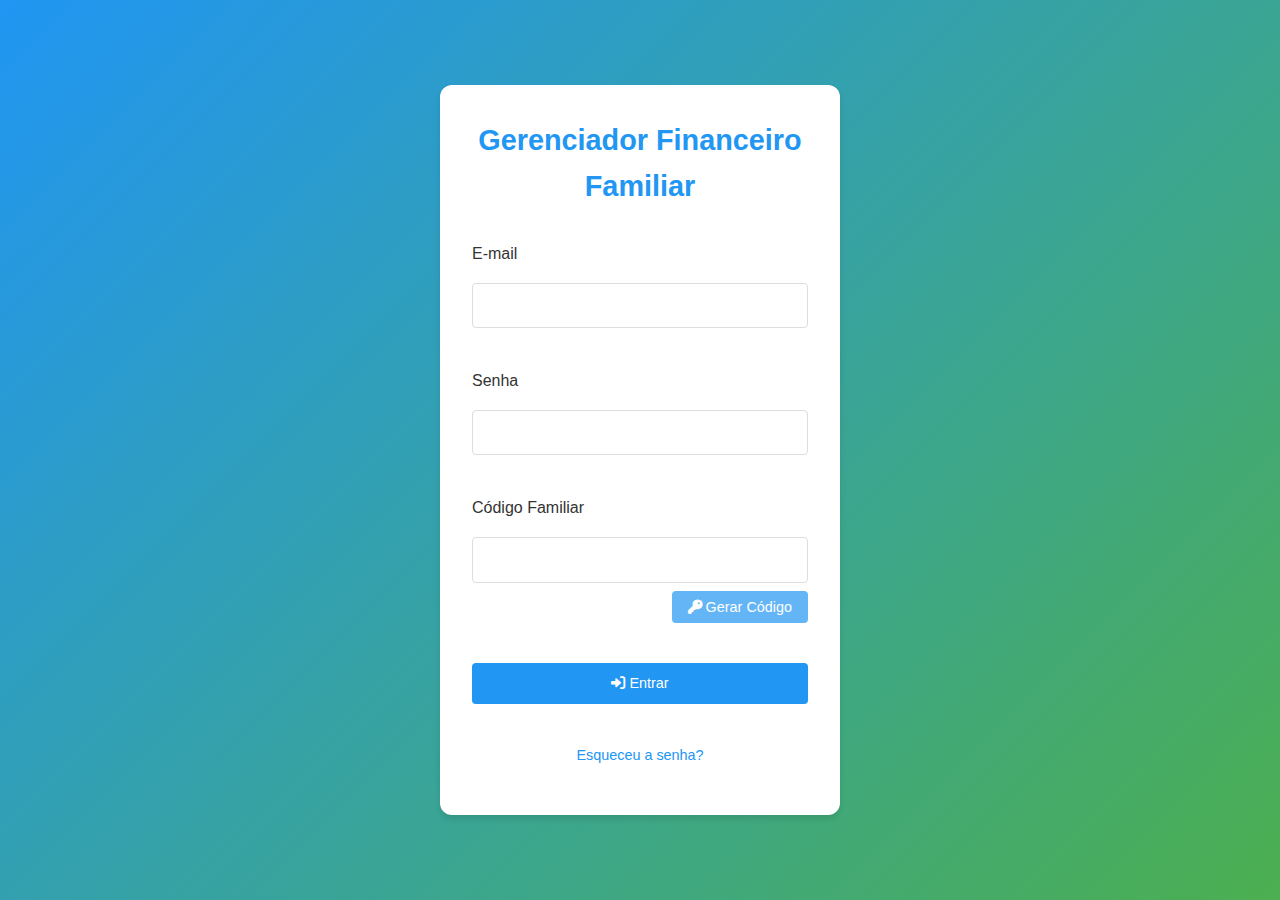
<file: index.html>
<!DOCTYPE html>
<html lang="pt-BR">
<head>
    <meta charset="UTF-8">
    <meta name="viewport" content="width=device-width, initial-scale=1.0">
    <title>Gerenciador Financeiro Familiar</title>
    <link rel="stylesheet" href="styles/main.css">
    <link rel="stylesheet" href="styles/dashboard.css">
    <link rel="stylesheet" href="https://cdnjs.cloudflare.com/ajax/libs/font-awesome/6.0.0/css/all.min.css">
</head>
<body>
    <nav class="main-nav">
        <div class="logo">Financeiro Familiar</div>
        <ul class="nav-links">
            <li><a href="index.html" class="active">Dashboard</a></li>
            <li><a href="expenses.html">Despesas</a></li>
            <li><a href="allowances.html">Mesadas</a></li>
            <li><a href="settings.html">Configurações</a></li>
        </ul>
        <div class="user-info">
            <span id="user-name">Usuário</span>
            <button id="logout-btn" class="btn-secondary">
                <i class="fas fa-sign-out-alt"></i> Sair
            </button>
        </div>
    </nav>

    <main class="dashboard">
        <div class="balance-summary">
            <h2>Resumo Financeiro</h2>
            <div class="balance-card">
                <div class="balance-amount">
                    <span class="currency">R$</span>
                    <span id="total-balance">0,00</span>
                </div>
                <div class="balance-details">
                    <div class="balance-item">
                        <span class="label">Receitas</span>
                        <span id="total-income">R$0,00</span>
                    </div>
                    <div class="balance-item">
                        <span class="label">Despesas</span>
                        <span id="total-expenses">R$0,00</span>
                    </div>
                </div>
            </div>
        </div>

        <div class="spending-chart">
            <h2>Gastos por Categoria</h2>
            <canvas id="spendingChart"></canvas>
        </div>

        <div class="recent-transactions">
            <h2>Transações Recentes</h2>
            <div class="transaction-list" id="recent-transactions">
                <!-- Transações serão preenchidas pelo JavaScript -->
            </div>
        </div>
    </main>

    <script src="scripts/auth.js"></script>
    <script src="scripts/dashboard.js"></script>
</body>
</html>
</file>
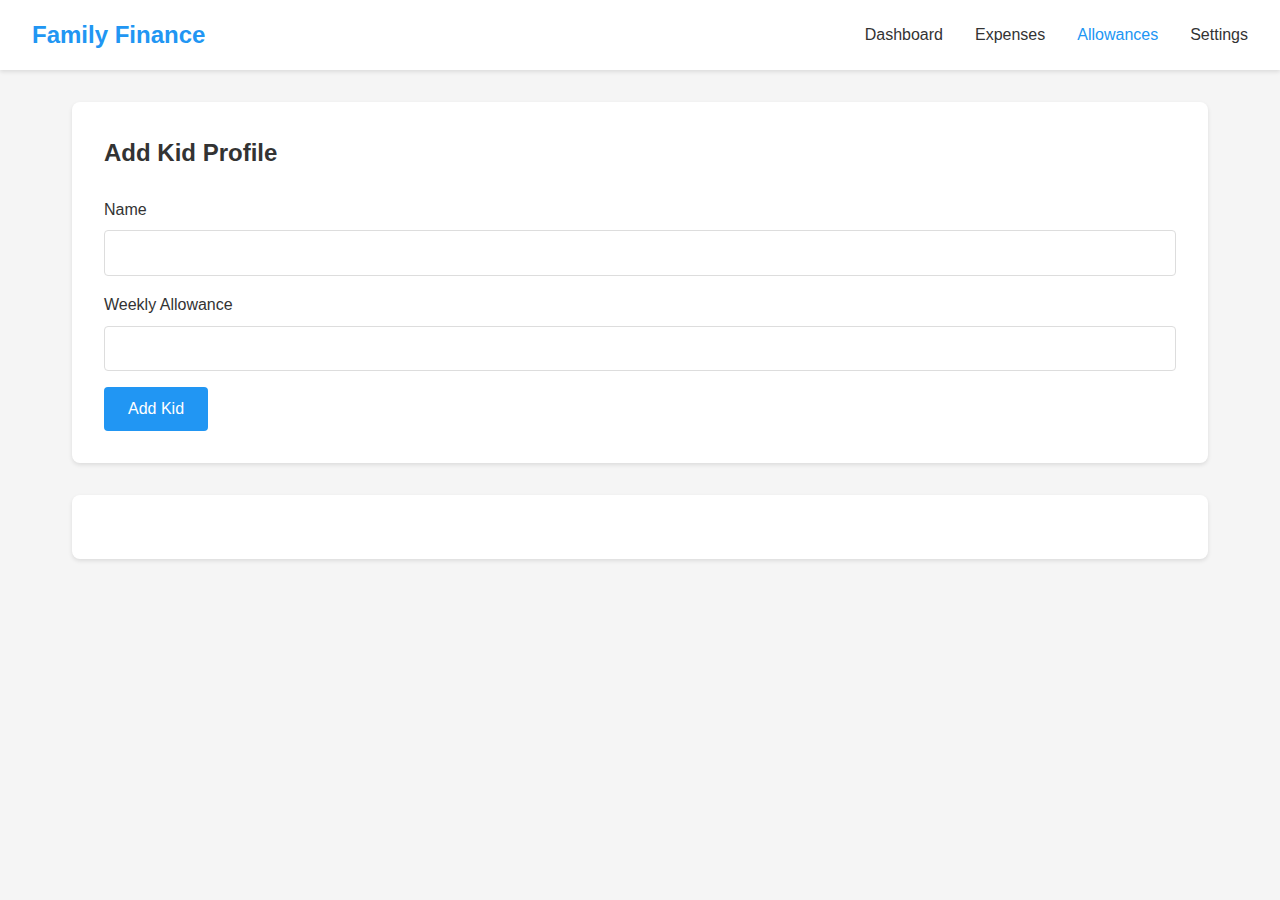
<file: allowances.html>
<!DOCTYPE html>
<html lang="en">
<head>
    <meta charset="UTF-8">
    <meta name="viewport" content="width=device-width, initial-scale=1.0">
    <title>Allowances - Family Finance Manager</title>
    <link rel="stylesheet" href="styles/main.css">
    <link rel="stylesheet" href="styles/allowances.css">
    <link rel="stylesheet" href="https://cdnjs.cloudflare.com/ajax/libs/font-awesome/6.0.0/css/all.min.css">
</head>
<body>
    <nav class="main-nav">
        <div class="logo">Family Finance</div>
        <ul class="nav-links">
            <li><a href="index.html">Dashboard</a></li>
            <li><a href="expenses.html">Expenses</a></li>
            <li><a href="allowances.html" class="active">Allowances</a></li>
            <li><a href="settings.html">Settings</a></li>
        </ul>
    </nav>

    <main class="allowances">
        <div class="add-kid-form">
            <h2>Add Kid Profile</h2>
            <form id="kid-form">
                <div class="form-group">
                    <label for="name">Name</label>
                    <input type="text" id="name" name="name" required>
                </div>
                <div class="form-group">
                    <label for="allowance">Weekly Allowance</label>
                    <input type="number" id="allowance" name="allowance" required>
                </div>
                <button type="submit" class="btn-primary">Add Kid</button>
            </form>
        </div>

        <div class="kid-profiles" id="kid-profiles">
            <!-- Kid profiles will be populated by JavaScript -->
        </div>
    </main>

    <script src="scripts/allowances.js"></script>
</body>
</html>
</file>
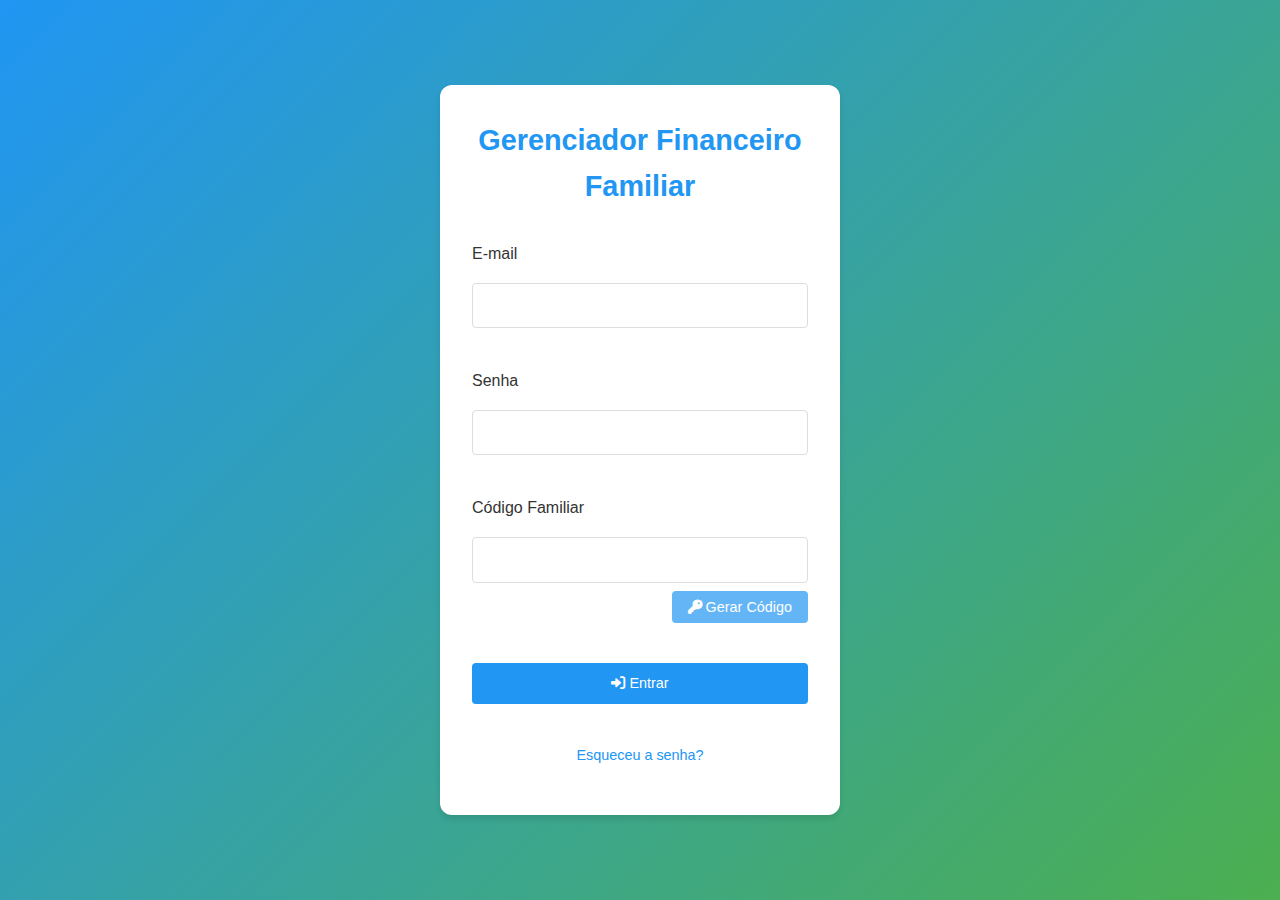
<file: expenses.html>
<!DOCTYPE html>
<html lang="pt-BR">
<head>
    <meta charset="UTF-8">
    <meta name="viewport" content="width=device-width, initial-scale=1.0">
    <title>Despesas - Gerenciador Financeiro Familiar</title>
    <link rel="stylesheet" href="styles/main.css">
    <link rel="stylesheet" href="styles/expenses.css">
    <link rel="stylesheet" href="https://cdnjs.cloudflare.com/ajax/libs/font-awesome/6.0.0/css/all.min.css">
</head>
<body>
    <nav class="main-nav">
        <div class="logo">Financeiro Familiar</div>
        <ul class="nav-links">
            <li><a href="index.html">Dashboard</a></li>
            <li><a href="expenses.html" class="active">Despesas</a></li>
            <li><a href="allowances.html">Mesadas</a></li>
            <li><a href="settings.html">Configurações</a></li>
        </ul>
        <div class="user-info">
            <span id="user-name">Usuário</span>
            <button id="logout-btn" class="btn-secondary">
                <i class="fas fa-sign-out-alt"></i> Sair
            </button>
        </div>
    </nav>

    <main class="expenses">
        <div class="transaction-form">
            <h2>Adicionar Transação</h2>
            <form id="transaction-form">
                <div class="form-group">
                    <label for="amount">Valor</label>
                    <input type="number" id="amount" name="amount" required>
                </div>
                <div class="form-group">
                    <label for="category">Categoria</label>
                    <select id="category" name="category" required>
                        <option value="">Selecione uma categoria</option>
                        <option value="food">Alimentação</option>
                        <option value="transport">Transporte</option>
                        <option value="education">Educação</option>
                        <option value="entertainment">Entretenimento</option>
                        <option value="other">Outros</option>
                    </select>
                </div>
                <div class="form-group">
                    <label for="description">Descrição</label>
                    <input type="text" id="description" name="description" required>
                </div>
                <div class="form-group">
                    <label for="date">Data</label>
                    <input type="date" id="date" name="date" required>
                </div>
                <div class="form-group">
                    <label for="member">Membro da Família</label>
                    <select id="member" name="member" required>
                        <option value="">Selecione um membro</option>
                        <!-- Membros serão preenchidos pelo JavaScript -->
                    </select>
                </div>
                <button type="submit" class="btn-primary">
                    <i class="fas fa-plus"></i> Adicionar Transação
                </button>
            </form>
        </div>

        <div class="transaction-filters">
            <div class="filter-group">
                <label for="category-filter">Categoria:</label>
                <select id="category-filter">
                    <option value="">Todas</option>
                    <option value="food">Alimentação</option>
                    <option value="transport">Transporte</option>
                    <option value="education">Educação</option>
                    <option value="entertainment">Entretenimento</option>
                    <option value="other">Outros</option>
                </select>
            </div>
            <div class="filter-group">
                <label for="member-filter">Membro:</label>
                <select id="member-filter">
                    <option value="">Todos</option>
                    <!-- Membros serão preenchidos pelo JavaScript -->
                </select>
            </div>
            <div class="filter-group">
                <label for="date-filter">Período:</label>
                <input type="month" id="date-filter">
            </div>
        </div>

        <div class="transaction-list" id="transactions">
            <!-- Transações serão preenchidas pelo JavaScript -->
        </div>
    </main>

    <script src="scripts/auth.js"></script>
    <script src="scripts/expenses.js"></script>
</body>
</html>
</file>
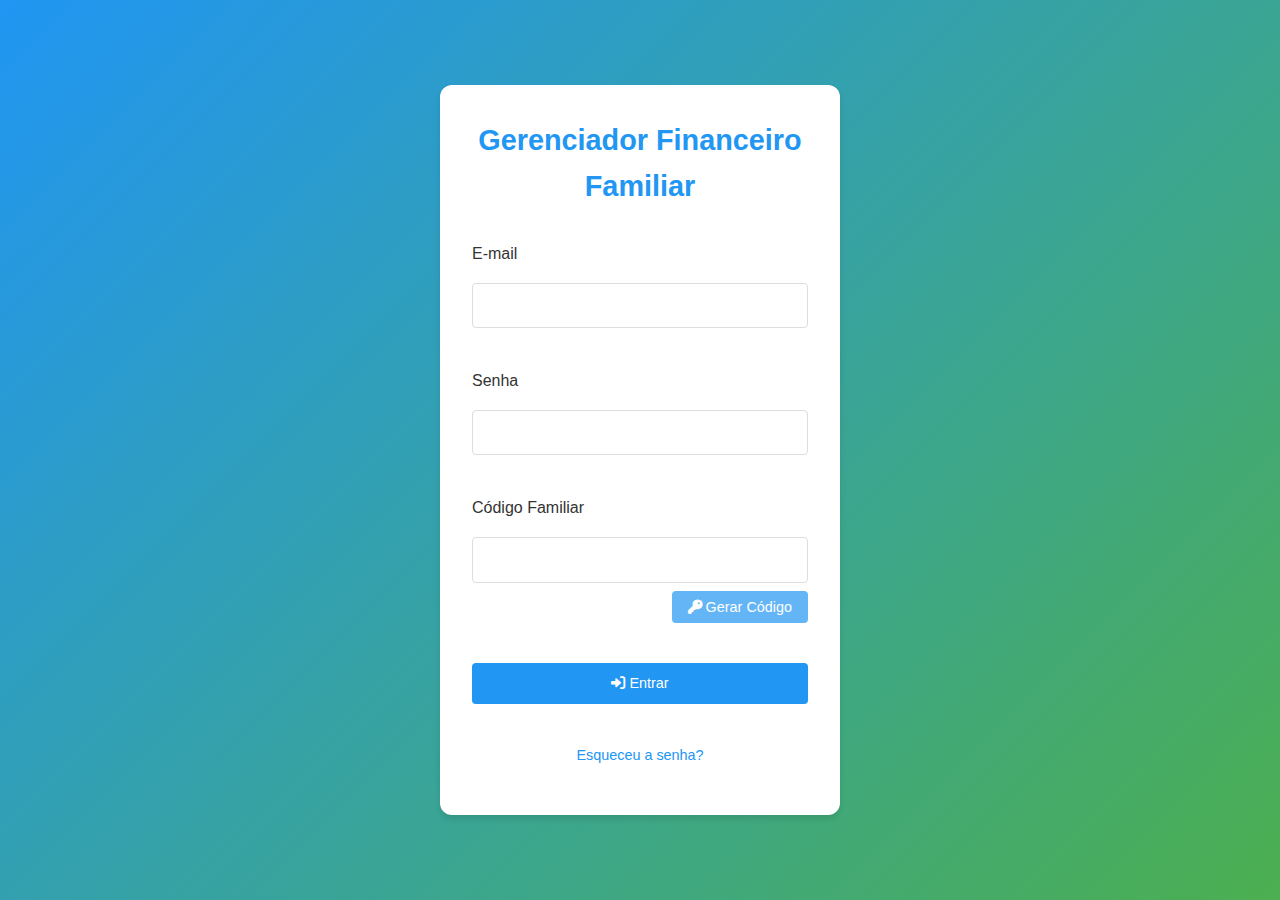
<file: login.html>
<!DOCTYPE html>
<html lang="pt-BR">
<head>
    <meta charset="UTF-8">
    <meta name="viewport" content="width=device-width, initial-scale=1.0">
    <title>Gerenciador Financeiro Familiar - Login</title>
    <link rel="stylesheet" href="styles/main.css">
    <link rel="stylesheet" href="styles/login.css">
    <link rel="stylesheet" href="https://cdnjs.cloudflare.com/ajax/libs/font-awesome/6.0.0/css/all.min.css">
</head>
<body>
    <div class="login-container">
        <div class="login-box">
            <h1>Gerenciador Financeiro Familiar</h1>
            <div class="login-form">
                <div class="form-group">
                    <label for="email">E-mail</label>
                    <input type="email" id="email" name="email" required>
                </div>
                <div class="form-group">
                    <label for="password">Senha</label>
                    <input type="password" id="password" name="password" required>
                </div>
                <div class="form-group">
                    <label for="family-code">Código Familiar</label>
                    <input type="text" id="family-code" name="family-code" required>
                    <button type="button" id="generate-code" class="btn-secondary">
                        <i class="fas fa-key"></i> Gerar Código
                    </button>
                </div>
                <div class="form-group">
                    <button type="button" id="login-btn" class="btn-primary">
                        <i class="fas fa-sign-in-alt"></i> Entrar
                    </button>
                </div>
                <div class="form-group">
                    <a href="#" id="forgot-password">Esqueceu a senha?</a>
                </div>
            </div>
        </div>
    </div>

    <script src="scripts/login.js"></script>
</body>
</html>
</file>
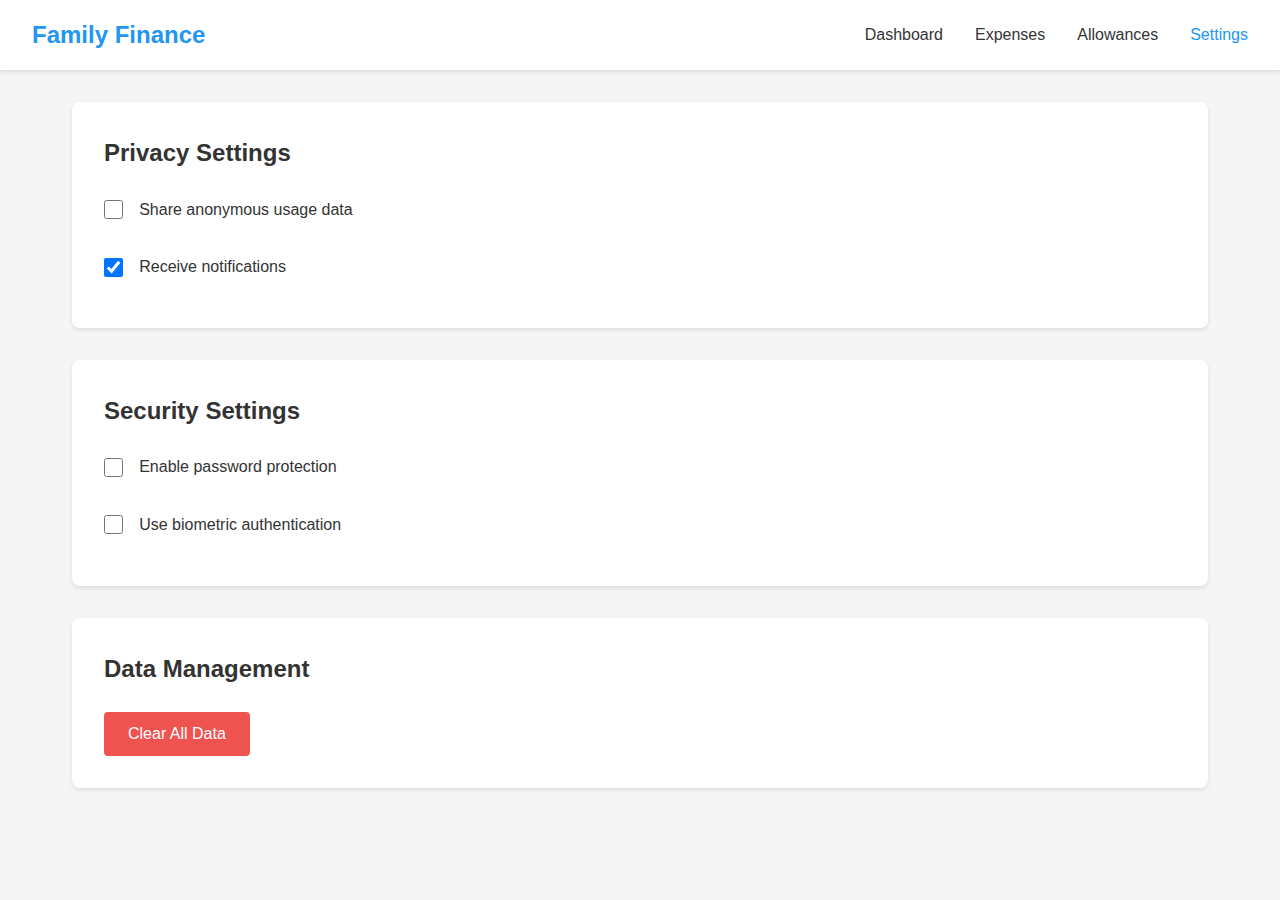
<file: settings.html>
<!DOCTYPE html>
<html lang="en">
<head>
    <meta charset="UTF-8">
    <meta name="viewport" content="width=device-width, initial-scale=1.0">
    <title>Settings - Family Finance Manager</title>
    <link rel="stylesheet" href="styles/main.css">
    <link rel="stylesheet" href="styles/settings.css">
    <link rel="stylesheet" href="https://cdnjs.cloudflare.com/ajax/libs/font-awesome/6.0.0/css/all.min.css">
</head>
<body>
    <nav class="main-nav">
        <div class="logo">Family Finance</div>
        <ul class="nav-links">
            <li><a href="index.html">Dashboard</a></li>
            <li><a href="expenses.html">Expenses</a></li>
            <li><a href="allowances.html">Allowances</a></li>
            <li><a href="settings.html" class="active">Settings</a></li>
        </ul>
    </nav>

    <main class="settings">
        <div class="settings-section">
            <h2>Privacy Settings</h2>
            <div class="setting-group">
                <label class="setting-item">
                    <input type="checkbox" id="share-data" name="share-data">
                    <span class="setting-label">Share anonymous usage data</span>
                </label>
                <label class="setting-item">
                    <input type="checkbox" id="notifications" name="notifications">
                    <span class="setting-label">Receive notifications</span>
                </label>
            </div>
        </div>

        <div class="settings-section">
            <h2>Security Settings</h2>
            <div class="setting-group">
                <label class="setting-item">
                    <input type="checkbox" id="password-protection" name="password-protection">
                    <span class="setting-label">Enable password protection</span>
                </label>
                <label class="setting-item">
                    <input type="checkbox" id="biometric-auth" name="biometric-auth">
                    <span class="setting-label">Use biometric authentication</span>
                </label>
            </div>
        </div>

        <div class="settings-section">
            <h2>Data Management</h2>
            <button class="btn-secondary" id="clear-data">Clear All Data</button>
        </div>
    </main>

    <script src="scripts/settings.js"></script>
</body>
</html>
</file>
<file: styles/main.css>
:root {
    --primary-color: #2196f3;
    --secondary-color: #4caf50;
    --accent-color: #64b5f6;
    --background-color: #f5f5f5;
    --text-color: #333;
    --border-color: #ddd;
}

* {
    margin: 0;
    padding: 0;
    box-sizing: border-box;
    font-family: 'Segoe UI', Tahoma, Geneva, Verdana, sans-serif;
}

body {
    background-color: var(--background-color);
    color: var(--text-color);
    line-height: 1.6;
}

.main-nav {
    background-color: white;
    box-shadow: 0 2px 4px rgba(0,0,0,0.1);
    padding: 1rem 2rem;
    display: flex;
    justify-content: space-between;
    align-items: center;
    position: sticky;
    top: 0;
    z-index: 1000;
}

.logo {
    font-size: 1.5rem;
    font-weight: bold;
    color: var(--primary-color);
}

.nav-links {
    display: flex;
    list-style: none;
    gap: 2rem;
}

.nav-links a {
    text-decoration: none;
    color: var(--text-color);
    font-weight: 500;
    transition: color 0.3s ease;
}

.nav-links a:hover,
.nav-links a.active {
    color: var(--primary-color);
}

main {
    padding: 2rem;
    max-width: 1200px;
    margin: 0 auto;
}

h1, h2, h3 {
    color: var(--text-color);
    margin-bottom: 1.5rem;
}

.btn-primary {
    background-color: var(--primary-color);
    color: white;
    border: none;
    padding: 0.8rem 1.5rem;
    border-radius: 4px;
    cursor: pointer;
    font-size: 1rem;
    transition: background-color 0.3s ease;
}

.btn-primary:hover {
    background-color: #1976d2;
}

.btn-secondary {
    background-color: var(--accent-color);
    color: white;
    border: none;
    padding: 0.8rem 1.5rem;
    border-radius: 4px;
    cursor: pointer;
    font-size: 1rem;
    transition: background-color 0.3s ease;
}

.btn-secondary:hover {
    background-color: #42a5f5;
}

.form-group {
    margin-bottom: 1rem;
}

.form-group label {
    display: block;
    margin-bottom: 0.5rem;
    font-weight: 500;
}

.form-group input,
.form-group select {
    width: 100%;
    padding: 0.8rem;
    border: 1px solid var(--border-color);
    border-radius: 4px;
    font-size: 1rem;
}

.setting-item {
    display: flex;
    align-items: center;
    gap: 0.5rem;
    margin-bottom: 1rem;
}

.setting-item input[type="checkbox"] {
    width: 1.2rem;
    height: 1.2rem;
}

.setting-label {
    font-size: 1rem;
}

/* Responsive Design */
@media (max-width: 768px) {
    .main-nav {
        padding: 1rem;
        flex-direction: column;
        gap: 1rem;
    }

    .nav-links {
        flex-direction: column;
        gap: 1rem;
    }

    main {
        padding: 1rem;
    }
}
</file>
<file: styles/dashboard.css>
.balance-summary {
    background-color: white;
    border-radius: 8px;
    padding: 2rem;
    margin-bottom: 2rem;
    box-shadow: 0 2px 4px rgba(0,0,0,0.1);
}

.balance-card {
    background-color: var(--primary-color);
    color: white;
    padding: 2rem;
    border-radius: 8px;
    text-align: center;
    margin-bottom: 1.5rem;
}

.balance-amount {
    font-size: 2.5rem;
    font-weight: bold;
    margin-bottom: 1rem;
}

.currency {
    font-size: 1.5rem;
}

.balance-details {
    display: grid;
    grid-template-columns: repeat(auto-fit, minmax(150px, 1fr));
    gap: 1rem;
}

.balance-item {
    background-color: rgba(255,255,255,0.1);
    padding: 1rem;
    border-radius: 4px;
    text-align: center;
}

.balance-item .label {
    color: rgba(255,255,255,0.7);
    font-size: 0.9rem;
    margin-bottom: 0.5rem;
}

.spending-chart {
    background-color: white;
    border-radius: 8px;
    padding: 2rem;
    margin-bottom: 2rem;
    box-shadow: 0 2px 4px rgba(0,0,0,0.1);
}

.recent-transactions {
    background-color: white;
    border-radius: 8px;
    padding: 2rem;
    box-shadow: 0 2px 4px rgba(0,0,0,0.1);
}

.transaction-list {
    display: grid;
    gap: 1rem;
}

.transaction-item {
    display: flex;
    justify-content: space-between;
    align-items: center;
    padding: 1rem;
    background-color: var(--background-color);
    border-radius: 4px;
}

.transaction-amount {
    font-weight: bold;
}

.transaction-date {
    color: var(--text-color);
    font-size: 0.9rem;
}
</file>
<file: styles/allowances.css>
.add-kid-form {
    background-color: white;
    border-radius: 8px;
    padding: 2rem;
    margin-bottom: 2rem;
    box-shadow: 0 2px 4px rgba(0,0,0,0.1);
}

.kid-profiles {
    background-color: white;
    border-radius: 8px;
    padding: 2rem;
    box-shadow: 0 2px 4px rgba(0,0,0,0.1);
}

.kid-profile {
    display: grid;
    grid-template-columns: 1fr 1fr 1fr auto;
    gap: 1rem;
    align-items: center;
    padding: 1rem;
    background-color: var(--background-color);
    border-radius: 4px;
    margin-bottom: 1rem;
}

.kid-name {
    font-weight: bold;
}

.kid-allowance {
    font-weight: 500;
    color: var(--primary-color);
}

.kid-balance {
    font-weight: 500;
}

.kid-actions {
    display: flex;
    gap: 0.5rem;
}

.kid-actions button {
    padding: 0.5rem 1rem;
}

.kid-actions .btn-pay {
    background-color: var(--secondary-color);
}

.kid-actions .btn-pay:hover {
    background-color: #43a047;
}

.kid-actions .btn-edit {
    background-color: var(--accent-color);
}

.kid-actions .btn-edit:hover {
    background-color: #42a5f5;
}

.kid-actions .btn-delete {
    background-color: #ef5350;
}

.kid-actions .btn-delete:hover {
    background-color: #e53935;
}

/* Mobile responsiveness */
@media (max-width: 768px) {
    .kid-profile {
        grid-template-columns: 1fr 1fr auto;
    }

    .kid-allowance,
    .kid-balance {
        text-align: right;
    }
}
</file>
<file: styles/expenses.css>
.transaction-form {
    background-color: white;
    border-radius: 8px;
    padding: 2rem;
    margin-bottom: 2rem;
    box-shadow: 0 2px 4px rgba(0,0,0,0.1);
}

.transaction-list {
    background-color: white;
    border-radius: 8px;
    padding: 2rem;
    box-shadow: 0 2px 4px rgba(0,0,0,0.1);
}

#transaction-form {
    display: grid;
    gap: 1rem;
}

.transaction-item {
    display: grid;
    grid-template-columns: 2fr 1fr 1fr;
    gap: 1rem;
    align-items: center;
    padding: 1rem;
    background-color: var(--background-color);
    border-radius: 4px;
    margin-bottom: 1rem;
}

.transaction-category {
    color: var(--primary-color);
    font-weight: 500;
}

.transaction-amount {
    font-weight: bold;
    text-align: right;
}

.transaction-date {
    text-align: right;
    color: var(--text-color);
    font-size: 0.9rem;
}

/* Category colors */
.category-food {
    color: #ff9800;
}

.category-transport {
    color: #9c27b0;
}

.category-education {
    color: #4caf50;
}

.category-entertainment {
    color: #ff5722;
}

.category-other {
    color: #795548;
}
</file>
<file: styles/login.css>
.login-container {
    display: flex;
    justify-content: center;
    align-items: center;
    min-height: 100vh;
    background: linear-gradient(135deg, var(--primary-color), var(--secondary-color));
}

.login-box {
    background: white;
    padding: 2rem;
    border-radius: 12px;
    box-shadow: 0 4px 6px rgba(0,0,0,0.1);
    width: 100%;
    max-width: 400px;
}

.login-box h1 {
    text-align: center;
    color: var(--primary-color);
    margin-bottom: 2rem;
    font-size: 1.8rem;
}

.login-form {
    display: flex;
    flex-direction: column;
    gap: 1.5rem;
}

.form-group {
    display: flex;
    flex-direction: column;
    gap: 0.5rem;
}

.form-group label {
    font-weight: 500;
    color: var(--text-color);
}

.form-group input {
    padding: 0.8rem;
    border: 1px solid var(--border-color);
    border-radius: 4px;
    font-size: 1rem;
}

.form-group button {
    padding: 0.8rem 1.2rem;
    border-radius: 4px;
    cursor: pointer;
    font-size: 0.9rem;
}

#generate-code {
    align-self: flex-end;
    padding: 0.5rem 1rem;
}

#forgot-password {
    color: var(--primary-color);
    text-decoration: none;
    font-size: 0.9rem;
    text-align: center;
}

#forgot-password:hover {
    text-decoration: underline;
}

/* Responsive Design */
@media (max-width: 480px) {
    .login-box {
        padding: 1.5rem;
    }
    
    .login-box h1 {
        font-size: 1.5rem;
    }
}
</file>
<file: styles/settings.css>
.settings-section {
    background-color: white;
    border-radius: 8px;
    padding: 2rem;
    margin-bottom: 2rem;
    box-shadow: 0 2px 4px rgba(0,0,0,0.1);
}

.setting-group {
    display: flex;
    flex-direction: column;
    gap: 1rem;
}

.setting-item {
    display: flex;
    align-items: center;
    gap: 1rem;
}

.setting-label {
    font-size: 1rem;
}

/* Privacy settings */
.privacy-settings {
    margin-bottom: 2rem;
}

/* Security settings */
.security-settings {
    margin-bottom: 2rem;
}

/* Data management */
.data-management {
    text-align: center;
}

#clear-data {
    background-color: #ef5350;
    color: white;
}

#clear-data:hover {
    background-color: #e53935;
}

/* Mobile responsiveness */
@media (max-width: 768px) {
    .settings-section {
        padding: 1.5rem;
    }

    .setting-item {
        flex-direction: column;
        align-items: flex-start;
    }

    .setting-label {
        margin-left: 0;
    }
}
</file>
